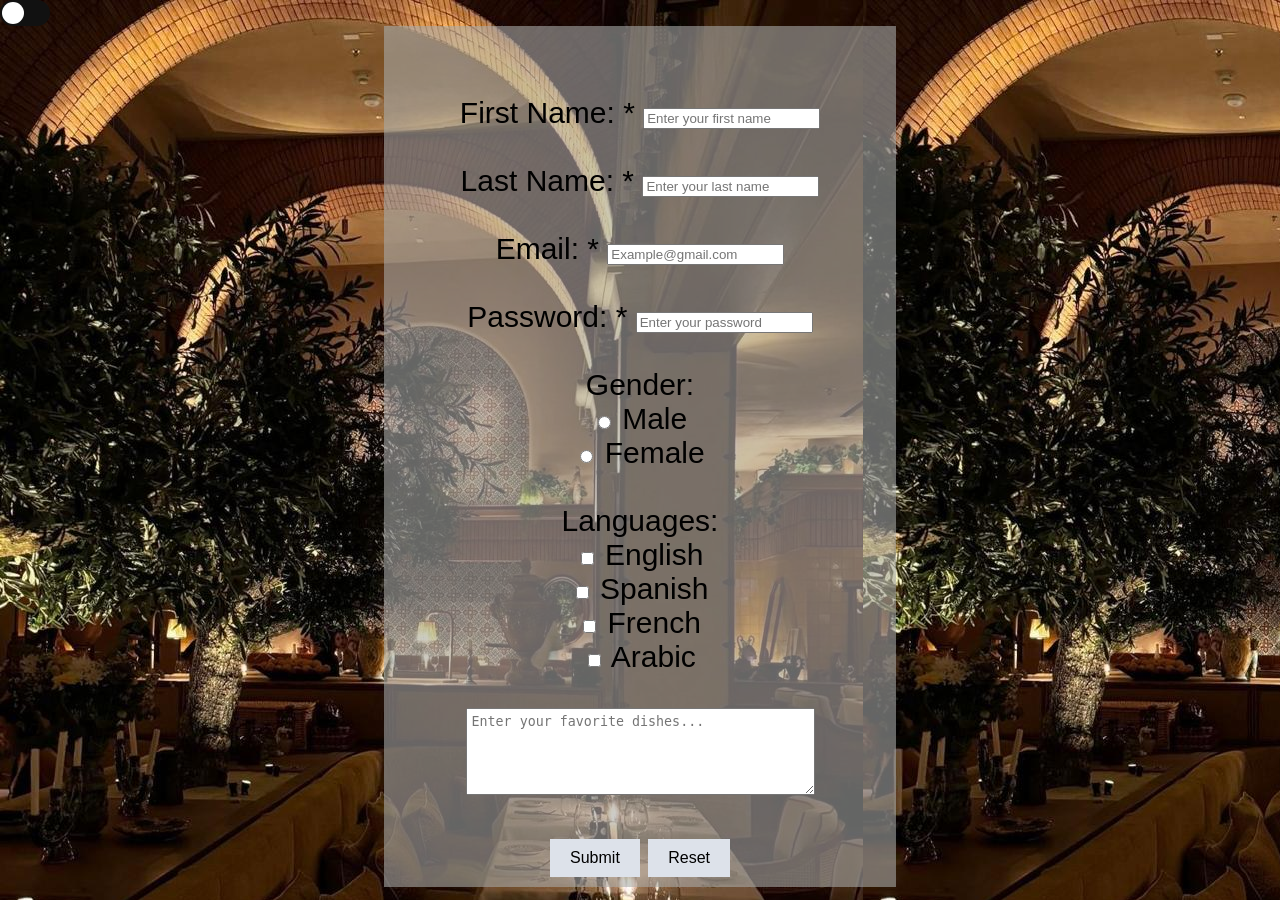
<file: index.html>
<!DOCTYPE html>
<html lang="en">
<head>
    <meta charset="UTF-8">
    <meta name="viewport" content="width=device-width, initial-scale=1.0">
    <title>Three Roots - Sign Up</title>
    <link rel="stylesheet" href="./main.css">

</head>
<body class="forms">
<div>
  <input type="checkbox" class="checkbox" id="checkbox">
  <label for="checkbox" class="checkbox-label">
    <i class="fas fa-moon"></i>
    <i class="fas fa-sun"></i>
    <span class="ball"></span>
  </label>
</div>


        
        <form class="indexform" onsubmit="return validation()" name="regform">
        
 <label id="fnameLabel">First Name: *</label>
    <input type="text" name="First_Name" placeholder="Enter your first name">
    <br><br>

    <label id="lnameLabel">Last Name: *</label>
    <input type="text" name="Last_Name" placeholder="Enter your last name">
    <br><br>

    <label id="emailLabel">Email: *</label>
    <input type="email" name="email" placeholder="Example@gmail.com">
    <br><br>

    <label id="passLabel">Password: *</label>
    <input type="password" name="password" placeholder="Enter your password">
    <br><br>
          <label> Gender:</label>
        <br>
        <input class="label" type="radio"  name="gender" value="male">
        <label for="male">Male</label>
        <br>
        <input class="label" type="radio"  name="gender" value="female">
        <label for="female">Female</label>
        <br><br>
        <label>Languages:</label><br>
        <input class="label" type="checkbox" name="languages" placeholder="Enter your languages">
        <label for="languages">English</label>
        <br>
        <input class="label" type="checkbox"  name="languages" placeholder="Enter your languages">
        <label for="languages2">Spanish</label>
        <br>
        <input class="label" type="checkbox"  name="languages" placeholder="Enter your languages">
        <label for="languages3">French</label>
        <br>
        <input class="label" type="checkbox"  name="languages" placeholder="Enter your languages">
        <label for="languages4">Arabic</label>
        <br><br>
        <textarea class="label" placeholder="Enter your favorite dishes..." cols="40" rows="5"></textarea>
        <br><br>

 

        <input class="btnn" type="submit" value="Submit">
        <input class="btnn" type="reset" value="Reset">
        <br>
    </form>
    

<!-- </div> -->

    <!-- </fieldset> -->
    <script src="./java/main.js"></script>
</body>
</html>
</file>
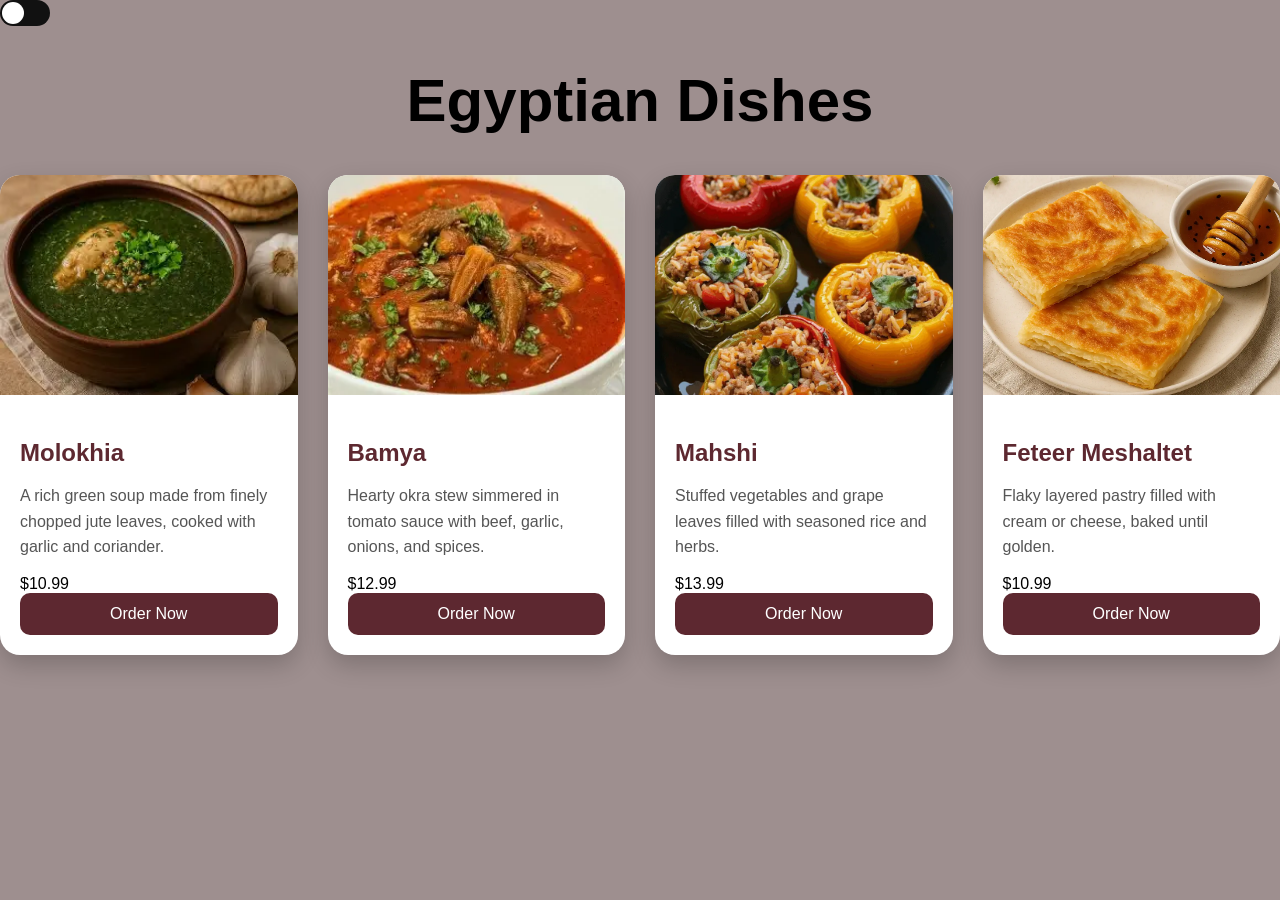
<file: egypt.html>
<!DOCTYPE html>
<html lang="en">
<head>
    <meta charset="UTF-8">
    <meta name="viewport" content="width=device-width, initial-scale=1.0">
    <title>Egyptian Dishes</title>
    <link rel="stylesheet" href="./main.css">
</head>
<body class="bodyy  ">

<div>
  <input type="checkbox" class="checkbox" id="checkbox">
  <label for="checkbox" class="checkbox-label">
    <i class="fas fa-moon"></i>
    <i class="fas fa-sun"></i>
    <span class="ball"></span>
  </label>
</div>

    <h1 class="dish">Egyptian Dishes</h1>

    <div class="container">

        <div class="card">
            <img src="./images/molo5ya.webp" alt="Molokhia">
            <div class="card-content">
                <h2>Molokhia</h2>
                <p>
                    A rich green soup made from finely chopped jute leaves,
                    cooked with garlic and coriander.
                </p>
                <div class="price">$10.99</div>
                <button class="btn" onclick="addToCart('Molokhia')">Order Now</button>
            </div>
        </div>
        <div class="card">
            <img src="./images/bamya.webp" alt="Bamya">
            <div class="card-content">
                <h2>Bamya</h2>
                <p>
                    Hearty okra stew simmered in tomato sauce with beef,
                    garlic, onions, and spices.
                </p>
                <div class="price">$12.99</div>
                <button class="btn" onclick="addToCart('Bamya')">Order Now</button>
            </div>
        </div>
        <div class="card">
            <img src="./images/mahshi2.webp" alt="Mahshi">
            <div class="card-content">
                <h2>Mahshi</h2>
                <p>
                    Stuffed vegetables and grape leaves filled with seasoned rice
                    and herbs.
                </p>
                <div class="price">$13.99</div>
                <button class="btn" onclick="addToCart('Mahshi')">Order Now</button>
            </div>
        </div>
        <!-- Feteer -->
        <div class="card">
            <img src="./images/feteer.webp" alt="Feteer Meshaltet">
            <div class="card-content">
                <h2>Feteer Meshaltet</h2>
                <p>
                    Flaky layered pastry filled with cream or cheese,
                    baked until golden.
                </p>
                <div class="price">$10.99</div>
                <button class="btn"  onclick="addToCart('Feteer Meshaltet')">Order Now</button>
            </div>
        </div>
    </div>

<script src="./java/main.js"></script>
    
</body>
</html>




























    
</body>
</html>
</file>
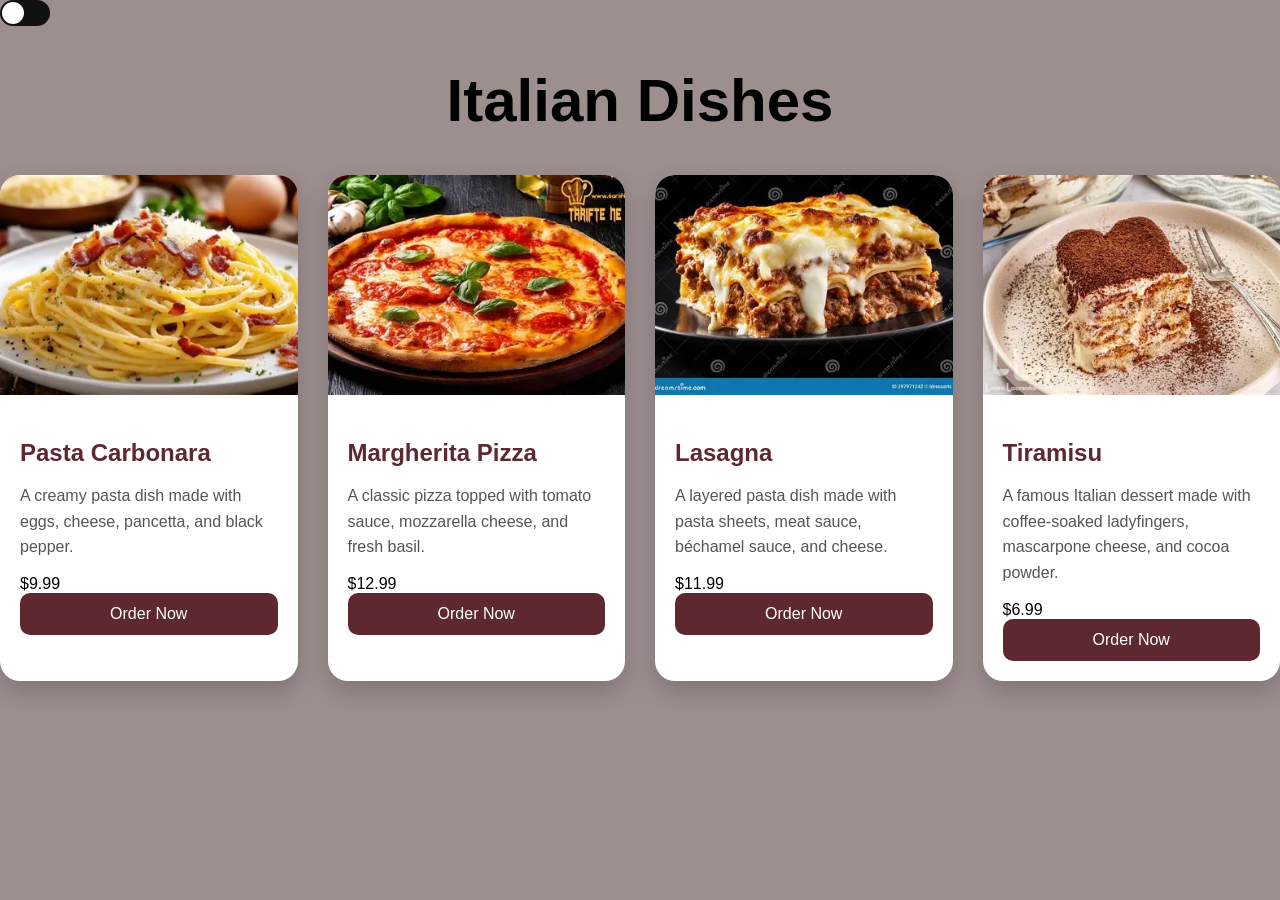
<file: italy.html>
<!DOCTYPE html>
<html lang="en">
<head>
    <meta charset="UTF-8">
    <meta name="viewport" content="width=device-width, initial-scale=1.0">
    <title>Italian Dishes</title>
    <link rel="stylesheet" href="./main.css">
</head>
<body>
<div>
  <input type="checkbox" class="checkbox" id="checkbox">
  <label for="checkbox" class="checkbox-label">
    <i class="fas fa-moon"></i>
    <i class="fas fa-sun"></i>
    <span class="ball"></span>
  </label>
</div>

    <h1 class="dish">Italian Dishes</h1>

<div class="container">
    <!-- Pasta Carbonara -->
    <div class="card">

        <img src="./images/pasta.webp" alt="Pasta Carbonara">

        <div class="card-content">
            <h2>Pasta Carbonara</h2>
            <p>
                A creamy pasta dish made with eggs, cheese,
                pancetta, and black pepper.
            </p>
            <div class="price">$9.99</div>
            <button class="btn"  onclick="addToCart('pasta Carbonara')">Order Now</button>
        </div>
    </div>
    <!-- Margherita Pizza -->
    <div class="card">
        <img src="./images/pizza.webp" alt="Margherita Pizza">
        <div class="card-content">
            <h2>Margherita Pizza</h2>
            <p>
                A classic pizza topped with tomato sauce,
                mozzarella cheese, and fresh basil.
            </p>
            <div class="price">$12.99</div>
            <button class="btn"  onclick="addToCart('Margherita Pizza')">Order Now</button>
        </div>
    </div>
    <!-- Lasagna -->
    <div class="card">
        <img src="./images/lasgna.webp" alt="Lasagna">
        <div class="card-content">
            <h2>Lasagna</h2>
            <p>
                A layered pasta dish made with pasta sheets,
                meat sauce, béchamel sauce, and cheese.
            </p>
            <div class="price">$11.99</div>
            <button class="btn"  onclick="addToCart('Lasagna')">Order Now</button>
        </div>
    </div>
    <!-- Tiramisu -->
    <div class="card">
        <img src="./images/tiramusi.webp" alt="Tiramisu">
        <div class="card-content">
            <h2>Tiramisu</h2>
            <p>
                A famous Italian dessert made with coffee-soaked
                ladyfingers, mascarpone cheese, and cocoa powder.
            </p>
            <div class="price">$6.99</div>
            <button class="btn"  onclick="addToCart('Tiramisu')">Order Now</button>
        </div>
    </div>
</div>
<script src="./java/main.js"></script>
</body>
</html>
</file>
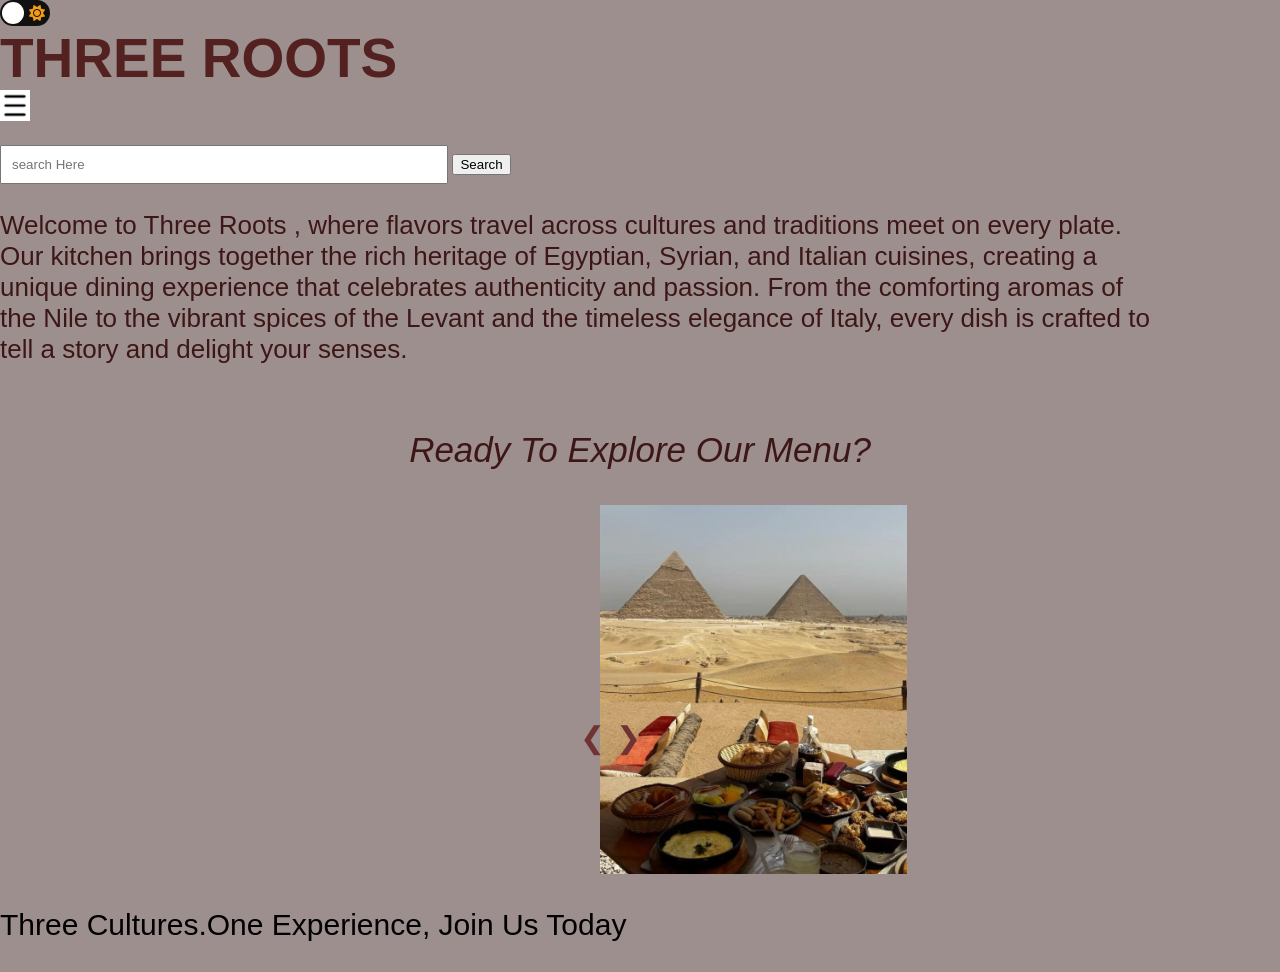
<file: main.html>
<!DOCTYPE html>
<html lang="en" data-theme="light">
<head>
    <meta charset="UTF-8">
    <meta name="viewport" content="width=device-width, initial-scale=1.0">
    <title>Three Roots</title>
    <link rel="stylesheet" href="./main.css">
    <link rel="stylesheet"
href="https://cdnjs.cloudflare.com/ajax/libs/font-awesome/6.5.1/css/all.min.css">
</head>
<body >

 <div class="topp">

  

<div>
  <input type="checkbox" class="checkbox" id="checkbox">
  <label for="checkbox" class="checkbox-label">
    <i class="fas fa-moon"></i>
    <i class="fas fa-sun"></i>
    <span class="ball"></span>
  </label>
</div>


  
       <h1 class="hhh">THREE ROOTS</h1>
   <img src="./images/menubar.webp" width="30px" onclick="openmenu()";>

    <div class="bars">
    <input type="text" placeholder="search Here" id="searchbar" >
    <button onclick="search()" >Search</button>
 </div>

   <div id="sideMenu" >
    <ul>
        <li class="menubar">Menu</li>
        <li><a href="#"  class="closebtn" onclick="closemenu();">&times;</a></li>
        <li><a href="./index.html" >Sign up</a> </li>
        <li><a href="./egypt.html" >Egypt</a> </li>
        <li><a href="./syria.html" >Syria</a> </li>
        <li><a href="./italy.html" >Italy</a> </li>
        <li><a href="./pay.html"   >Payment</a> </li>
    </ul>
   </div>
 </div>
    <p class="text">Welcome to Three Roots , where flavors travel across cultures and traditions meet on every plate. Our kitchen brings together the rich heritage of Egyptian, Syrian, and Italian cuisines, creating a unique dining experience that celebrates authenticity and passion. From the comforting aromas of the Nile to the vibrant spices
 of the Levant and the timeless elegance of Italy, every dish is crafted to tell a story and delight your senses. </p>

<p class="p">Ready To Explore Our Menu?</p>
    <div id="slideshow-div">
        <div> <img src="./images/1.jpeg" id="slideshow"></div>
    </div>
    <a class="next" onclick="next()">&#10095;</a>
     <a  class="prev" onclick="prev();">&#10094;  </a> 

    <p class="reg">Three Cultures.One Experience, Join Us Today</p>
 
    
    <script src="./java/main.js"></script>
</body>
</html>
</file>
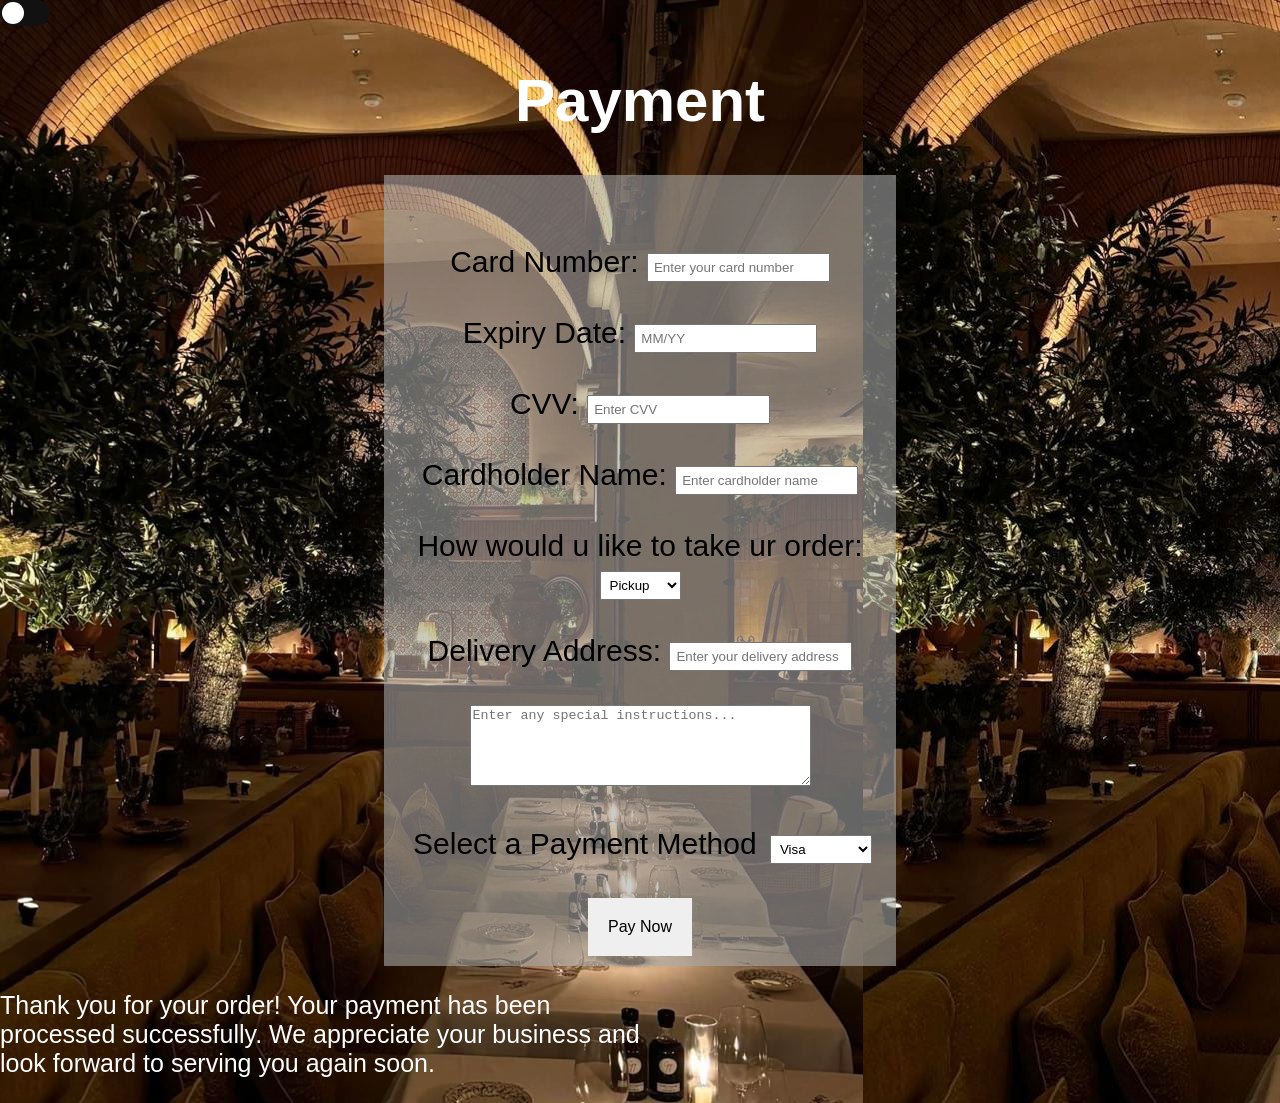
<file: pay.html>
<!DOCTYPE html>
<html lang="en">
<head>
    <meta charset="UTF-8">
    <meta name="viewport" content="width=device-width, initial-scale=1.0">
    <title>PAYMENT</title>
    <link rel="stylesheet" href="./main.css">
</head>
<body class="paybody">
        <div>
  <input type="checkbox" class="checkbox" id="checkbox">
  <label for="checkbox" class="checkbox-label">
    <i class="fas fa-moon"></i>
    <i class="fas fa-sun"></i>
    <span class="ball"></span>
  </label>
</div>
    <h1 class="pay">Payment</h1>

    <form class="payform">
        <label for="cardnumber" >Card Number:</label>
        <input class="label" type="text"  name="cardnumber" placeholder="Enter your card number">
        <br><br>
        <label for="expiry">Expiry Date:</label>
        <input class="label" type="text"  name="expiry" placeholder="MM/YY">
        <br><br>
        <label for="cvv">CVV:</label>
        <input class="label" type="text"  name="cvv" placeholder="Enter CVV">
        <br><br>
            <label for="name">Cardholder Name:</label>
        <input class="label" type="text" name="name" placeholder="Enter cardholder name">
        <br><br>
          <label>How would u like to take ur order:</label>
          <select class="label">
            <option value="pickup">Pickup</option>
            <option value="delivery">Delivery</option>
        </select>
        <br><br>
        <label for="address">Delivery Address:</label>
        <input class="label" type="text" id="address" name="address" placeholder="Enter your delivery address">
        
        <br><br>

        <textarea placeholder="Enter any special instructions..." cols="40" rows="5"></textarea>
        <br><br>
         <label class="label" value="">Select a Payment Method</label>
        <select class="label">
           
            <option value="visa">Visa</option>
            <option value="mastercard">MasterCard</option>
            <option value="instapay">Insta Pay</option>
            <option value="cash">Cash</option>
        </select>
        <br><br>
  
        <input class="paybtn" type="submit" value="Pay Now">
          </form>
    <p class="parag">Thank you for your order! Your payment has been processed successfully. We appreciate your business and look forward to serving you again soon.</p>
    
</body>
</html>
</file>
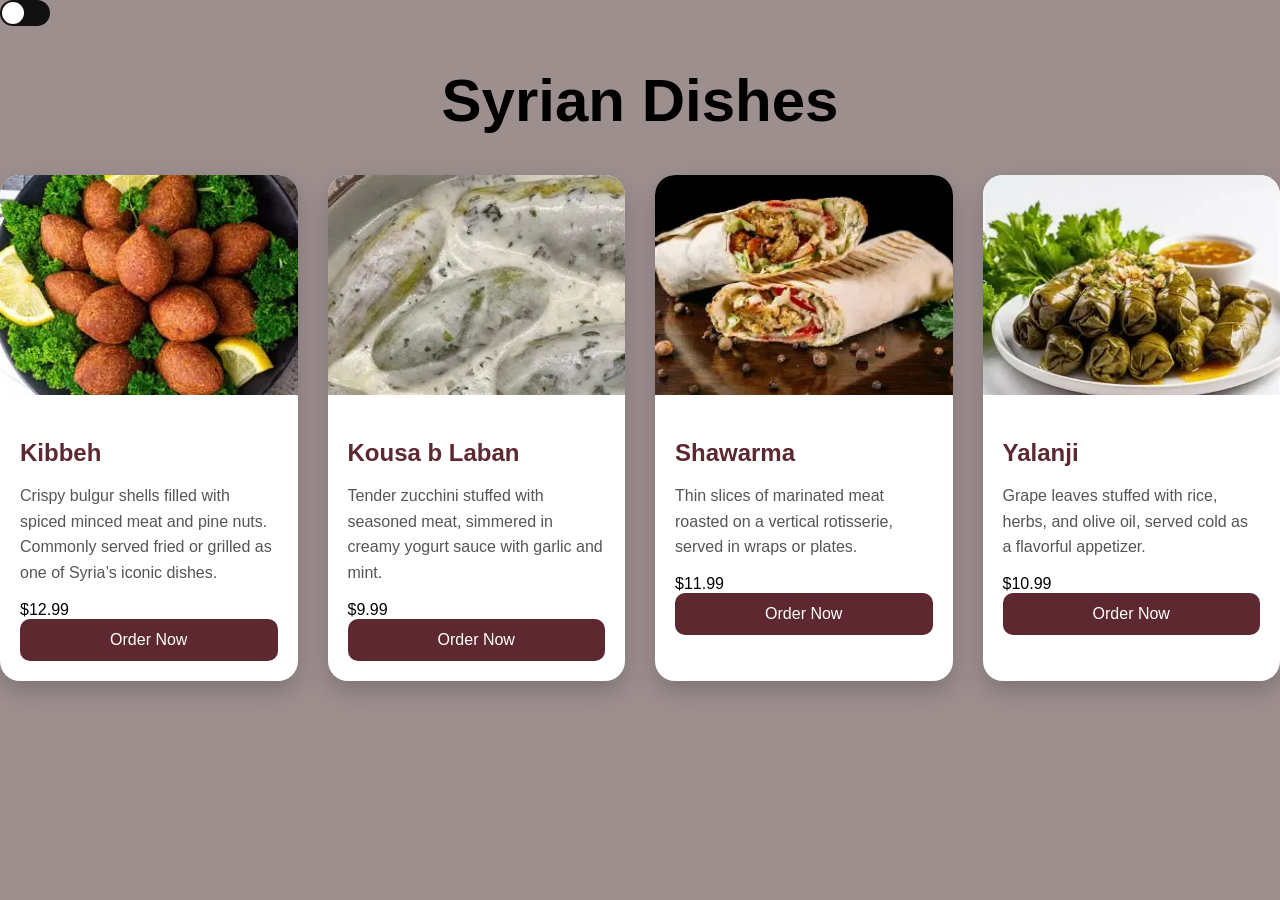
<file: syria.html>
<!DOCTYPE html>
<html lang="en">
<head>
    <meta charset="UTF-8">
    <meta name="viewport" content="width=device-width, initial-scale=1.0">
    <title>Syrian Dishes</title>
    <link rel="stylesheet" href="./main.css">
</head>
<body>
    <div>
  <input type="checkbox" class="checkbox" id="checkbox">
  <label for="checkbox" class="checkbox-label">
    <i class="fas fa-moon"></i>
    <i class="fas fa-sun"></i>
    <span class="ball"></span>
  </label>
</div>

    <h1 class="dish">Syrian Dishes</h1>
<div class="container">
    <!-- Kibbeh -->
    <div class="card">
        <img src="./images/kib.webp" alt="Kibbeh">

        <div class="card-content">
            <h2>Kibbeh</h2>
            <p>
                Crispy bulgur shells filled with spiced minced meat and pine nuts.
                Commonly served fried or grilled as one of Syria’s iconic dishes.
            </p>
            <div class="price">$12.99</div>
            <button class="btn" onclick="addToCart('Kibbeh')" >Order Now</button>
        </div>
    </div>
    <!-- Kousa b Laban -->
    <div class="card">
        <img src="./images/kosa.webp" alt="Kousa b Laban">
        <div class="card-content">
            <h2>Kousa b Laban</h2>
            <p>
                Tender zucchini stuffed with seasoned meat,
                simmered in creamy yogurt sauce with garlic and mint.
            </p>
            <div class="price">$9.99</div>
            <button class="btn" onclick="addToCart('kousa b Laban')">Order Now</button>
        </div>
    </div>
    <!-- Shawarma -->
    <div class="card">
        <img src="./images/shawarma.webp" alt="Shawarma">
        <div class="card-content">
            <h2>Shawarma</h2>
            <p>
                Thin slices of marinated meat roasted on a vertical rotisserie,
                served in wraps or plates.
            </p>
            <div class="price">$11.99</div>
            <button class="btn" onclick="addToCart('Shawarma')">Order Now</button>
        </div>
    </div>
    <!-- Yalanji -->
    <div class="card">
        <img src="./images/yalanji.webp" alt="Yalanji">
        <div class="card-content">
            <h2>Yalanji</h2>
            <p>
                Grape leaves stuffed with rice, herbs, and olive oil,
                served cold as a flavorful appetizer.
            </p>
            <div class="price">$10.99</div>
            <button class="btn" onclick="addToCart('yalanji')" >Order Now</button>
        </div>
    </div>

</div>


<script src="./java/main.js"></script>

</body>
</html>
</file>
<file: main.css>
/* main */

.hhh{
    margin: 0;
    font: bold;
    font-size: 55px;
    color: rgb(84, 33, 33);
    
}
.topp{
  display: block;
  
}
.text{
    width: 90%;
    font-size: 26px;
    color:rgb(61, 23, 23);

}
/* .dark {
    background-color: black;
    color: white;
} */
.p{
    font-size:35px;
    font-style: italic;
    text-align: center;
    padding-top: 30px;
    color:rgb(61, 23, 23);
}

.reg{
   font-size: 30px;
}
.sign{
    padding: 10px;
    font-size: 20px;
}
.menubar{
    color: white;
    font-size: 30px;
    text-decoration: underline;
}
#sideMenu{
 background-color: black;
  position: fixed;
 top: 0;
 left: 0;
 width: 0;
 transition: 0.3s;
 overflow-x: hidden; 
 
}
#sideMenu ul li{
    list-style-type: none;
padding-bottom: 10px;
}
#sideMenu ul li a{
    color:white;
    text-decoration: none;
    font-size: 28px;
    transition: 0.3s;
}
#sideMenu ul li a:hover{
    color: rgb(69, 7, 7);
    transition: 0.3s;
}
.closebtn{
    position: absolute; /*place x beside the parent sidemenu*/
    color:white;
    top:0;
    right: 20px;
}

/*slideshow */
#slideshow-div{
    width: 80%;
    margin: auto;
    justify-content: center;
    align-items: center;
    margin-left: 600px;
    position: relative;
}
#slideshow-div img{
    width: 30%;
    height: 20%;
  
}
.prev{
   position: absolute;
   top:80%;
   padding-left:580px ;
   color: rgb(112, 50, 50);
   font-size: 30px;
}
.next{
    right: 0;
   position: absolute;
   top:80%;
   padding-right: 639px;
   color: rgb(112, 50, 50);
   font-size: 30px;
}

/* 
indexform */


.indexform{
       background-color:rgba(170, 171, 169, 0.594);
    padding: 10px;
    padding-top: 70px;
    margin: auto;
    text-align: center;
    align-items: center;
    font-size: 30px;
    width: 40%;
}
.error{
    color: rgb(235, 56, 56);
}
.forms{
background-image: url(./images/WhatsApp\ Image\ 2026-05-09\ at\ 2.37.01\ PM.jpeg);
 
}
.btnn{
    padding: 10px 20px;
    font-size: 16px;
    border: none;
  background-color: rgb(221, 226, 234);

}
 /* egypt -syria-italy */

.title{
    text-align:center;
    color:white;
    font-size:50px;
    margin-bottom:40px;
    text-shadow:2px 2px 10px rgba(0,0,0,0.3);
}
.container{
    display:grid;
    grid-template-columns: repeat(auto-fit, minmax(280px, 1fr));
    gap:30px;
}
.card{
    background:white;
    border-radius:20px;
    overflow:hidden;
    box-shadow:0 10px 25px rgba(0,0,0,0.2);
    transition:0.4s;
}

/* .card:hover{
    transform:translateY(-10px) scale(1.02);
} */

/* IMAGE */

.card img{
    width:100%;
    height:220px;
    object-fit:cover;
    transition:0.4s;
}


.card-content{
    padding:20px;
}

.card h2{
    /* color:#ff5722; */
      color:#5d2830;
    margin-bottom:10px;
}

.card p{
    color:#555;
    line-height:1.6;
    margin-bottom:15px;
}
*/

.price{
    font-size:22px;
    font-weight:bold;
    color:#222;
    margin-bottom:15px;
}



.btn{
    width:100%;
    padding:12px;
    border:none;
    background:#5d2830;
    color:white;
    font-size:16px;
    border-radius:10px;
    cursor:pointer;
    transition:0.3s;
}

/* .btn:hover{
    background:#ff5722;
    transform:scale(1.03);
} */


.bordr{
    border: 5px solid black;
    padding: 10px;;
}
.dish{
    text-align: center;
    font: bold;
    font-size: 60px;
}

.descp{
    width: 30%;
}
.tables{
  
    background-color: rgb(172, 184, 204);
    text-align: center;
    font-size: 30px;
}
.header{
    padding:20px;
}
.mahshi img{
    width: 40%;
}
.feteer img{
    width: 40%;
}

/* pay */
.pay{
    font: bolder ;
    text-align: center;
    font-size: 60px;
    color: white;
}

.payform{
   background-color:rgba(170, 171, 169, 0.594);
    padding: 10px;
    padding-top: 70px;
    margin: auto;
    text-align: center;
    align-items: center;
    font-size: 30px;
    width: 40%;
}
.label{
    padding: 5px;
}
.paybtn{
    padding: 20px 20px;
    font-size: 16px;
    border: none;

}

.parag{
    width: 50%;
    font-size: 25px;
    color: #fff;
}
.paybody{
background-image: url(./images/WhatsApp\ Image\ 2026-05-09\ at\ 2.37.01\ PM.jpeg);
}

/* PAYMENT BUTTON */
#payBtn{
    display:block;
    width:90%;
    margin:20px auto;
    padding:15px;
    background:blue;
    color:white;
    border:none;
    font-size:18px;
    cursor:pointer;
    border-radius:8px;
}


/* dark mode */






body {
  font-family: "Montserrat", sans-serif;
  background-color: #9e8f8f;
  margin: 0;
  transition: background 0.2s linear;
}
/* dark mode for form */
body.dark form{
    color: #fff;
}

body.dark {background-color: #292c35;
} 

body.dark h1, body.dark p{color: #fff;
}
* {box-sizing:border-box;
    }
.checkbox {
  /* opacity: 0;
  position: absolute; */
  display: none;
}

.checkbox-label {
  background-color: #111;
  width: 50px;
  height: 26px;
  border-radius: 50px;
  position: relative;
  padding: 5px;
  cursor: pointer;
  display: flex;
  justify-content: space-between;
  align-items: center;
}

.fa-moon {color: #f1c40f;}

.fa-sun {color: #f39c12;} 

.checkbox-label .ball {
  background-color: #fff;
  width: 22px;
  height: 22px;
  position: absolute;
  left: 2px;
  top: 2px;
  border-radius: 50%;
  transition: transform 0.2s linear;
}

.checkbox:checked + .checkbox-label .ball {
  transform: translateX(24px);
}
/* .checkbox-label .ball {
  transform: translateX(24px);
} */



/* search bar */
.bars{
    padding-top:20px;
}
#searchbar{
    padding: 10px;
    width: 35%;
}
</file>
